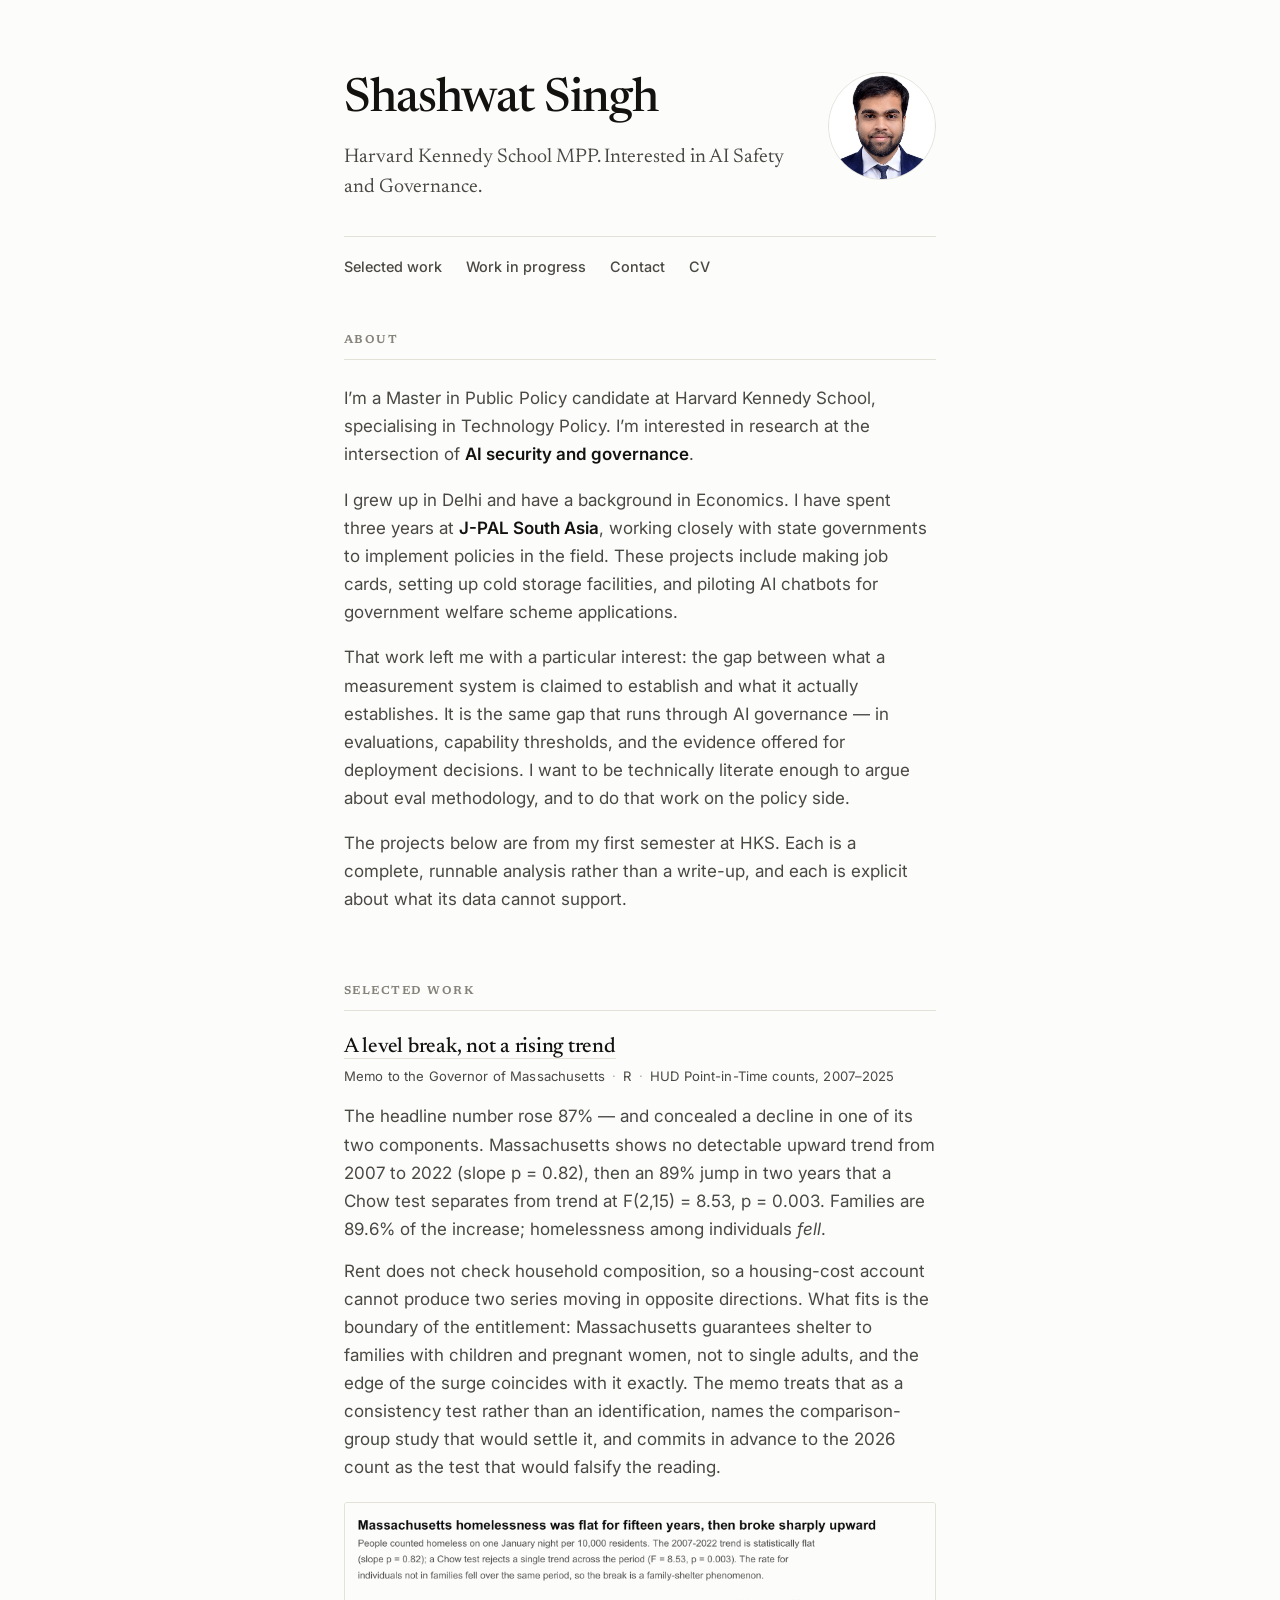
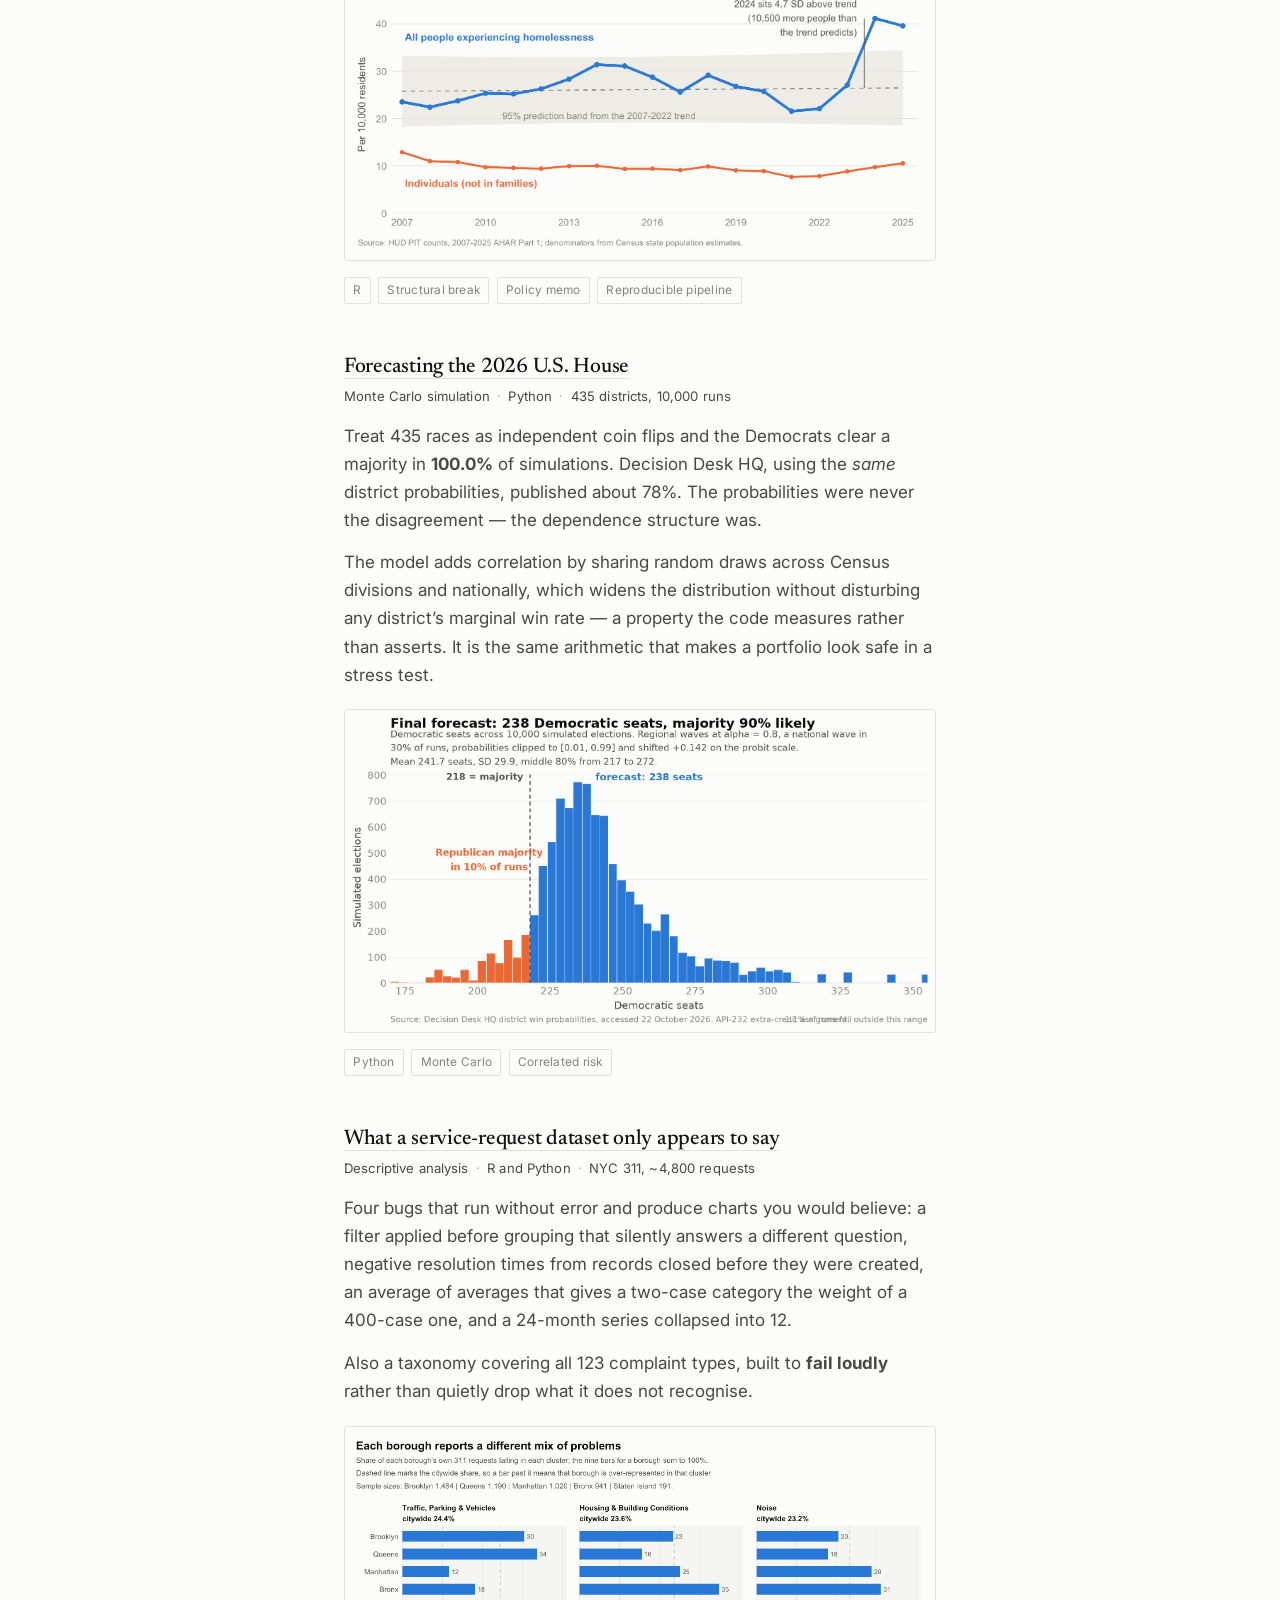
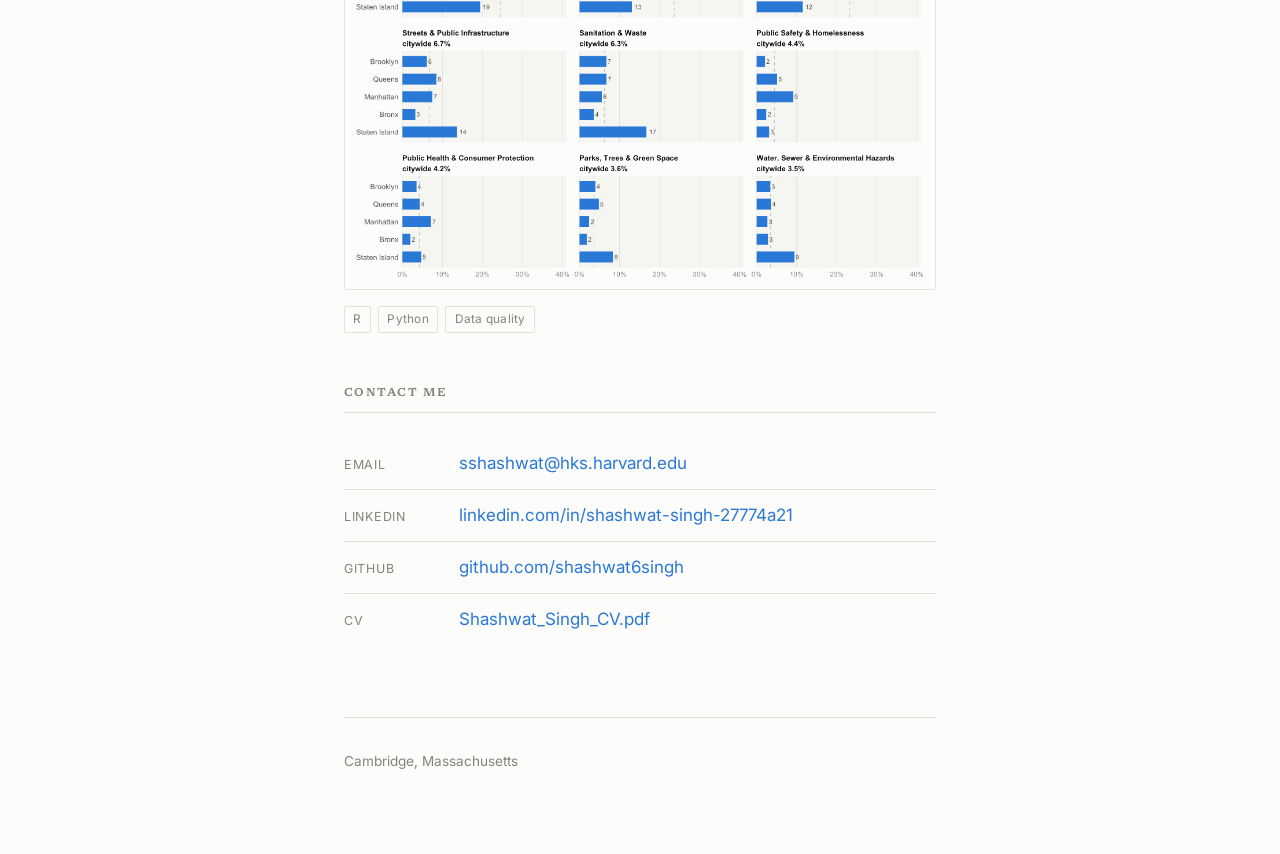
<file: index.html>
<!doctype html>
<html lang="en">
<head>
<meta charset="utf-8">
<meta name="viewport" content="width=device-width, initial-scale=1">
<title>Shashwat Singh</title>
<meta name="description" content="Harvard Kennedy School MPP. Interested in AI Safety and Governance.">
<meta property="og:title" content="Shashwat Singh">
<meta property="og:description" content="Harvard Kennedy School MPP. Interested in AI Safety and Governance.">
<meta property="og:image" content="https://shashwat6singh.github.io/assets/shashwat.jpg">
<meta property="og:type" content="website">
<link rel="preconnect" href="https://fonts.googleapis.com">
<link rel="preconnect" href="https://fonts.gstatic.com" crossorigin>
<link href="https://fonts.googleapis.com/css2?family=Newsreader:ital,opsz,wght@0,6..72,400;0,6..72,500;0,6..72,600;1,6..72,400&family=Inter:wght@400;500;600&display=swap" rel="stylesheet">
<link rel="stylesheet" href="style.css">
</head>
<body>
<div class="wrap">

<header>
  <div class="id">
    <div class="id-text">
      <h1>Shashwat Singh</h1>
      <p class="standfirst">
        Harvard Kennedy School MPP. Interested in AI Safety and Governance.
      </p>
    </div>
    <img class="portrait" src="assets/shashwat.jpg" width="108" height="108"
         alt="Portrait of Shashwat Singh">
  </div>
  <nav class="nav">
    <a href="#work">Selected work</a>
    <a href="work-in-progress.html">Work in progress</a>
    <a href="#contact">Contact</a>
    <a href="assets/Shashwat_Singh_CV.pdf">CV</a>
  </nav>
</header>

<section id="about">
  <h2 class="label">About</h2>
  <div class="prose">
    <p>
      I&rsquo;m a Master in Public Policy candidate at Harvard Kennedy School, specialising
      in Technology Policy. I&rsquo;m interested in research at the intersection of
      <strong>AI security and governance</strong>.
    </p>
    <p>
      I grew up in Delhi and have a background in Economics. I have spent three years at
      <strong>J-PAL South Asia</strong>, working closely with state governments to implement
      policies in the field. These projects include making job cards, setting up cold storage
      facilities, and piloting AI chatbots for government welfare scheme applications.
    </p>
    <p>
      That work left me with a particular interest: the gap between what a measurement
      system is claimed to establish and what it actually establishes. It is the same gap
      that runs through AI governance &mdash; in evaluations, capability thresholds, and the
      evidence offered for deployment decisions. I want to be technically literate enough
      to argue about eval methodology, and to do that work on the policy side.
    </p>
    <p>
      The projects below are from my first semester at HKS. Each is a complete, runnable
      analysis rather than a write-up, and each is explicit about what its data cannot
      support.
    </p>
  </div>
</section>

<section id="work">
  <h2 class="label">Selected work</h2>
  <div class="work">

    <article class="item">
      <h3><a href="https://github.com/shashwat6singh/ma-homelessness-trend-break">A level break, not a rising trend</a></h3>
      <p class="meta">Memo to the Governor of Massachusetts<span class="dot">&middot;</span>R<span class="dot">&middot;</span>HUD Point-in-Time counts, 2007&ndash;2025</p>
      <p>
        The headline number rose 87% &mdash; and concealed a decline in one of its two
        components. Massachusetts shows no detectable upward trend from 2007 to 2022
        (slope p = 0.82), then an 89% jump in two years that a Chow test separates from
        trend at F(2,15) = 8.53, p = 0.003. Families are 89.6% of the increase;
        homelessness among individuals <em>fell</em>.
      </p>
      <p>
        Rent does not check household composition, so a housing-cost account cannot
        produce two series moving in opposite directions. What fits is the boundary of
        the entitlement: Massachusetts guarantees shelter to families with children and
        pregnant women, not to single adults, and the edge of the surge coincides with
        it exactly. The memo treats that as a consistency test rather than an
        identification, names the comparison-group study that would settle it, and
        commits in advance to the 2026 count as the test that would falsify the reading.
      </p>
      <a class="thumb" href="https://github.com/shashwat6singh/ma-homelessness-trend-break">
        <img src="assets/homelessness.png" alt="Massachusetts homelessness rate per 10,000 residents, 2007 to 2025, flat until 2022 then breaking sharply above the pre-2023 prediction band" loading="lazy">
      </a>
      <div class="tags"><span class="tag">R</span><span class="tag">Structural break</span><span class="tag">Policy memo</span><span class="tag">Reproducible pipeline</span></div>
    </article>

    <article class="item">
      <h3><a href="https://github.com/shashwat6singh/house-2026-forecast">Forecasting the 2026 U.S. House</a></h3>
      <p class="meta">Monte Carlo simulation<span class="dot">&middot;</span>Python<span class="dot">&middot;</span>435 districts, 10,000 runs</p>
      <p>
        Treat 435 races as independent coin flips and the Democrats clear a majority in
        <strong>100.0%</strong> of simulations. Decision Desk HQ, using the <em>same</em>
        district probabilities, published about 78%. The probabilities were never the
        disagreement &mdash; the dependence structure was.
      </p>
      <p>
        The model adds correlation by sharing random draws across Census divisions and
        nationally, which widens the distribution without disturbing any district&rsquo;s
        marginal win rate &mdash; a property the code measures rather than asserts. It is the
        same arithmetic that makes a portfolio look safe in a stress test.
      </p>
      <a class="thumb" href="https://github.com/shashwat6singh/house-2026-forecast">
        <img src="assets/house-forecast.png" alt="Histogram of Democratic seats across 10,000 simulated elections, centred near 238 with runs below the 218-seat majority line shaded" loading="lazy">
      </a>
      <div class="tags"><span class="tag">Python</span><span class="tag">Monte Carlo</span><span class="tag">Correlated risk</span></div>
    </article>

    <article class="item">
      <h3><a href="https://github.com/shashwat6singh/nyc-311-service-delivery">What a service-request dataset only appears to say</a></h3>
      <p class="meta">Descriptive analysis<span class="dot">&middot;</span>R and Python<span class="dot">&middot;</span>NYC 311, ~4,800 requests</p>
      <p>
        Four bugs that run without error and produce charts you would believe: a filter
        applied before grouping that silently answers a different question, negative
        resolution times from records closed before they were created, an average of
        averages that gives a two-case category the weight of a 400-case one, and a
        24-month series collapsed into 12.
      </p>
      <p>
        Also a taxonomy covering all 123 complaint types, built to <strong>fail loudly</strong>
        rather than quietly drop what it does not recognise.
      </p>
      <a class="thumb" href="https://github.com/shashwat6singh/nyc-311-service-delivery">
        <img src="assets/nyc311.png" alt="Nine small-multiple panels showing each New York borough's share of 311 requests by complaint cluster against a citywide reference line" loading="lazy">
      </a>
      <div class="tags"><span class="tag">R</span><span class="tag">Python</span><span class="tag">Data quality</span></div>
    </article>

  </div>
</section>

<section id="contact">
  <h2 class="label">Contact me</h2>
  <ul class="contact-list">
    <li><span class="k">Email</span>
        <span class="v"><a href="mailto:sshashwat@hks.harvard.edu">sshashwat@hks.harvard.edu</a></span></li>
    <li><span class="k">LinkedIn</span>
        <span class="v"><a href="https://www.linkedin.com/in/shashwat-singh-27774a21">linkedin.com/in/shashwat-singh-27774a21</a></span></li>
    <li><span class="k">GitHub</span>
        <span class="v"><a href="https://github.com/shashwat6singh">github.com/shashwat6singh</a></span></li>
    <li><span class="k">CV</span>
        <span class="v"><a href="assets/Shashwat_Singh_CV.pdf">Shashwat_Singh_CV.pdf</a></span></li>
  </ul>
</section>

<footer>
  <p>Cambridge, Massachusetts</p>
</footer>

</div>
</body>
</html>
</file>
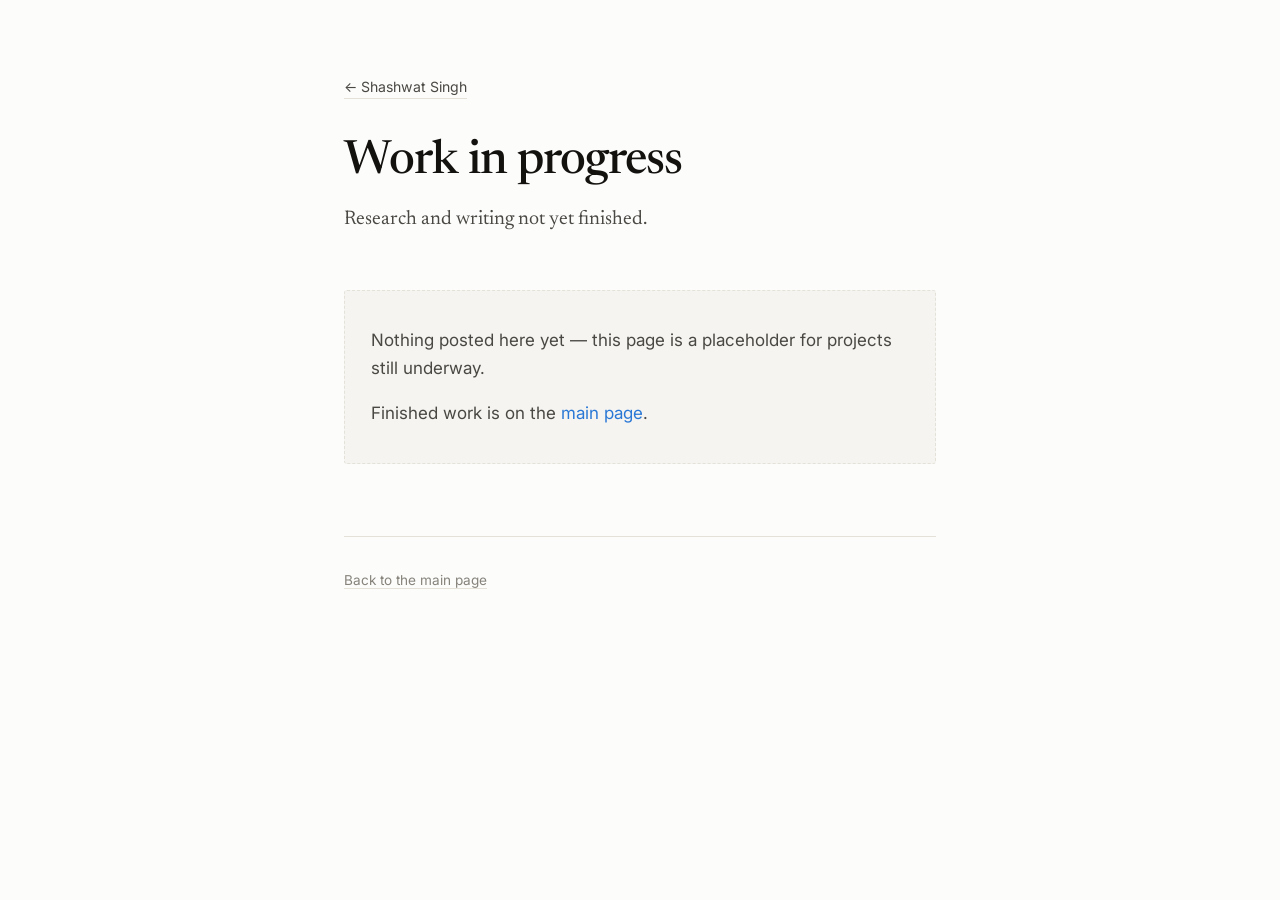
<file: work-in-progress.html>
<!doctype html>
<html lang="en">
<head>
<meta charset="utf-8">
<meta name="viewport" content="width=device-width, initial-scale=1">
<title>Work in progress — Shashwat Singh</title>
<meta name="description" content="Research and writing in progress.">
<meta name="robots" content="noindex">
<link rel="preconnect" href="https://fonts.googleapis.com">
<link rel="preconnect" href="https://fonts.gstatic.com" crossorigin>
<link href="https://fonts.googleapis.com/css2?family=Newsreader:ital,opsz,wght@0,6..72,400;0,6..72,500;0,6..72,600;1,6..72,400&family=Inter:wght@400;500;600&display=swap" rel="stylesheet">
<link rel="stylesheet" href="style.css">
</head>
<body>
<div class="wrap">

<header>
  <a class="back" href="index.html">&larr; Shashwat Singh</a>
  <h1>Work in progress</h1>
  <p class="standfirst">Research and writing not yet finished.</p>
</header>

<section>
  <!-- Add entries here. Copy one of the <article class="item"> blocks from
       index.html, or keep it simple:

       <article class="item">
         <h3>Working title</h3>
         <p class="meta">Status<span class="dot">&middot;</span>Method<span class="dot">&middot;</span>Date</p>
         <p>One paragraph on the question and where it currently stands.</p>
       </article>

       When something is finished, move it into the "Selected work" section of
       index.html instead. -->
  <div class="empty">
    <p>Nothing posted here yet &mdash; this page is a placeholder for projects still underway.</p>
    <p>Finished work is on the <a href="index.html#work">main page</a>.</p>
  </div>
</section>

<footer>
  <p><a href="index.html">Back to the main page</a></p>
</footer>

</div>
</body>
</html>
</file>
<file: style.css>
/* Shared by index.html and work-in-progress.html. */
:root{
  --surface:#fcfcfb; --surface-2:#f5f4f0; --ink:#13120f; --ink-2:#4a4843;
  --muted:#86837b; --rule:#e3e1d8; --accent:#2a78d6; --accent-2:#c4551f;
  --serif:"Newsreader",Georgia,"Times New Roman",serif;
  --sans:"Inter",-apple-system,BlinkMacSystemFont,"Segoe UI",Helvetica,Arial,sans-serif;
  --measure:40rem;
}
@media (prefers-color-scheme:dark){
  :root{
    --surface:#14140f; --surface-2:#1d1d17; --ink:#f2f0e9; --ink-2:#c3c0b5;
    --muted:#8b8880; --rule:#2f2f27; --accent:#7eb0ef; --accent-2:#e6904f;
  }
}
*{box-sizing:border-box}
html{-webkit-text-size-adjust:100%; scroll-behavior:smooth}
body{
  margin:0; background:var(--surface); color:var(--ink);
  font-family:var(--sans); font-size:17px; line-height:1.65;
  -webkit-font-smoothing:antialiased; font-feature-settings:"kern","liga";
}
.wrap{max-width:var(--measure); margin:0 auto; padding:0 1.5rem}
a{color:var(--accent); text-decoration:none; border-bottom:1px solid transparent; transition:border-color .15s ease}
a:hover{border-bottom-color:currentColor}
h1,h2,h3{font-family:var(--serif); font-weight:500; letter-spacing:-.012em; line-height:1.2; margin:0}

/* ---------- header ---------- */
header{padding:4.5rem 0 0}
.id{display:flex; align-items:flex-start; gap:1.8rem}
.id-text{flex:1; min-width:0}
.portrait{
  flex:none; width:108px; height:108px; border-radius:50%; object-fit:cover;
  object-position:center 18%; border:1px solid var(--rule); background:var(--surface-2);
}
h1{font-size:clamp(2.2rem,6vw,2.95rem); letter-spacing:-.022em}
.standfirst{
  font-family:var(--serif); font-size:clamp(1.08rem,2.5vw,1.24rem); line-height:1.5;
  color:var(--ink-2); margin:.9rem 0 0;
}
@media (max-width:33rem){
  .id{flex-direction:column-reverse; align-items:flex-start; gap:1.3rem}
  .portrait{width:92px; height:92px}
}

/* ---------- top navigation ---------- */
.nav{
  display:flex; flex-wrap:wrap; gap:.3rem 1.5rem; margin:2.1rem 0 0;
  padding-top:1.1rem; border-top:1px solid var(--rule);
  font-size:.9rem; font-weight:500;
}
.nav a{color:var(--ink-2); border-bottom:1px solid transparent}
.nav a:hover{color:var(--accent); border-bottom-color:var(--accent)}

/* ---------- sections ---------- */
section{padding:3.4rem 0 0}
section[id]{scroll-margin-top:1.5rem}
.label{
  font-size:.72rem; font-weight:600; letter-spacing:.13em; text-transform:uppercase;
  color:var(--muted); margin:0 0 1.5rem; padding-bottom:.7rem; border-bottom:1px solid var(--rule);
}
p{margin:0 0 1.1rem}
.prose{color:var(--ink-2)}
.prose strong{color:var(--ink); font-weight:600}

/* ---------- work ---------- */
.work{display:flex; flex-direction:column; gap:3.2rem}
.item h3{font-size:1.32rem; margin-bottom:.1rem}
.item h3 a{color:var(--ink); border-bottom:1px solid var(--rule)}
.item h3 a:hover{color:var(--accent); border-bottom-color:var(--accent)}
.meta{font-size:.82rem; color:var(--muted); margin:.35rem 0 .9rem; letter-spacing:.01em}
.meta .dot{opacity:.45; padding:0 .45rem}
.item p{color:var(--ink-2); margin-bottom:.9rem}
.thumb{
  display:block; margin:1.3rem 0 0; border:1px solid var(--rule); border-radius:3px;
  overflow:hidden; background:var(--surface-2);
}
.thumb img{display:block; width:100%; height:auto}
@media (prefers-color-scheme:dark){ .thumb img{opacity:.9} }
.tags{display:flex; flex-wrap:wrap; gap:.45rem; margin:1rem 0 0}
.tag{
  font-size:.74rem; letter-spacing:.02em; color:var(--muted);
  border:1px solid var(--rule); border-radius:2px; padding:.16rem .52rem;
}

/* ---------- experience ---------- */
.role{padding:1.5rem 0; border-top:1px solid var(--rule)}
.role:first-of-type{border-top:0; padding-top:0}
.role-head{display:flex; flex-wrap:wrap; justify-content:space-between; gap:.2rem 1rem; align-items:baseline}
.role-head h3{font-size:1.1rem}
.years{font-size:.82rem; color:var(--muted); font-variant-numeric:tabular-nums; white-space:nowrap}
.org{font-size:.9rem; color:var(--ink-2); margin:.15rem 0 .7rem}
.role ul{margin:0; padding-left:1.1rem; color:var(--ink-2); font-size:.95rem}
.role li{margin:0 0 .4rem}
.role li::marker{color:var(--muted)}

/* ---------- contact ---------- */
.contact-list{list-style:none; margin:0; padding:0}
.contact-list li{display:flex; gap:1rem; padding:.72rem 0; border-top:1px solid var(--rule); align-items:baseline}
.contact-list li:first-child{border-top:0}
.contact-list .k{flex:none; width:6.2rem; font-size:.78rem; letter-spacing:.06em; text-transform:uppercase; color:var(--muted)}
.contact-list .v{min-width:0; overflow-wrap:anywhere}

/* ---------- footer ---------- */
footer{margin-top:4.5rem; padding:2rem 0 4rem; border-top:1px solid var(--rule); color:var(--muted); font-size:.85rem}
footer a{color:var(--muted); border-bottom:1px solid var(--rule)}
footer a:hover{color:var(--accent)}

/* ---------- simple inner page ---------- */
.back{display:inline-block; margin:0 0 2.2rem; font-size:.88rem; color:var(--ink-2); border-bottom:1px solid var(--rule)}
.back:hover{color:var(--accent); border-bottom-color:var(--accent)}
.empty{
  color:var(--ink-2); border:1px dashed var(--rule); border-radius:3px;
  padding:2.2rem 1.6rem; background:var(--surface-2);
}
.empty p:last-child{margin-bottom:0}
</file>
